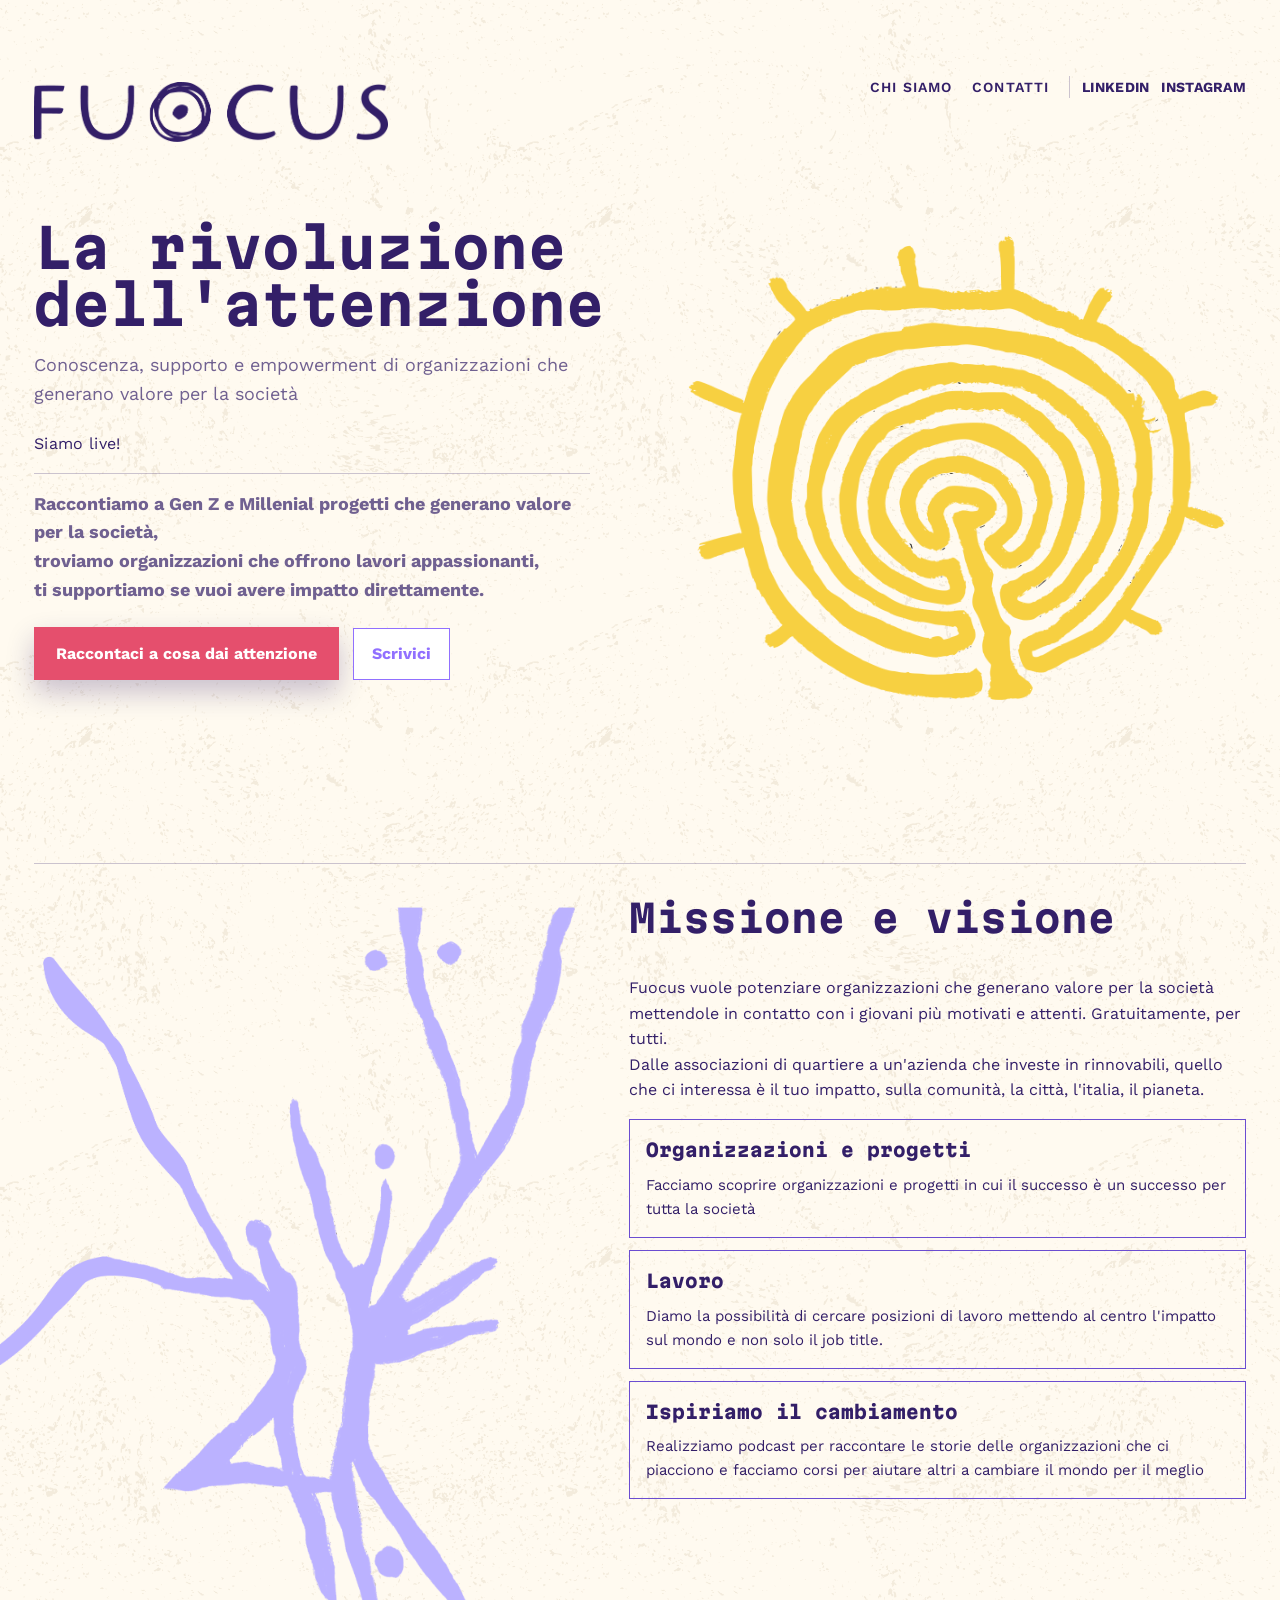
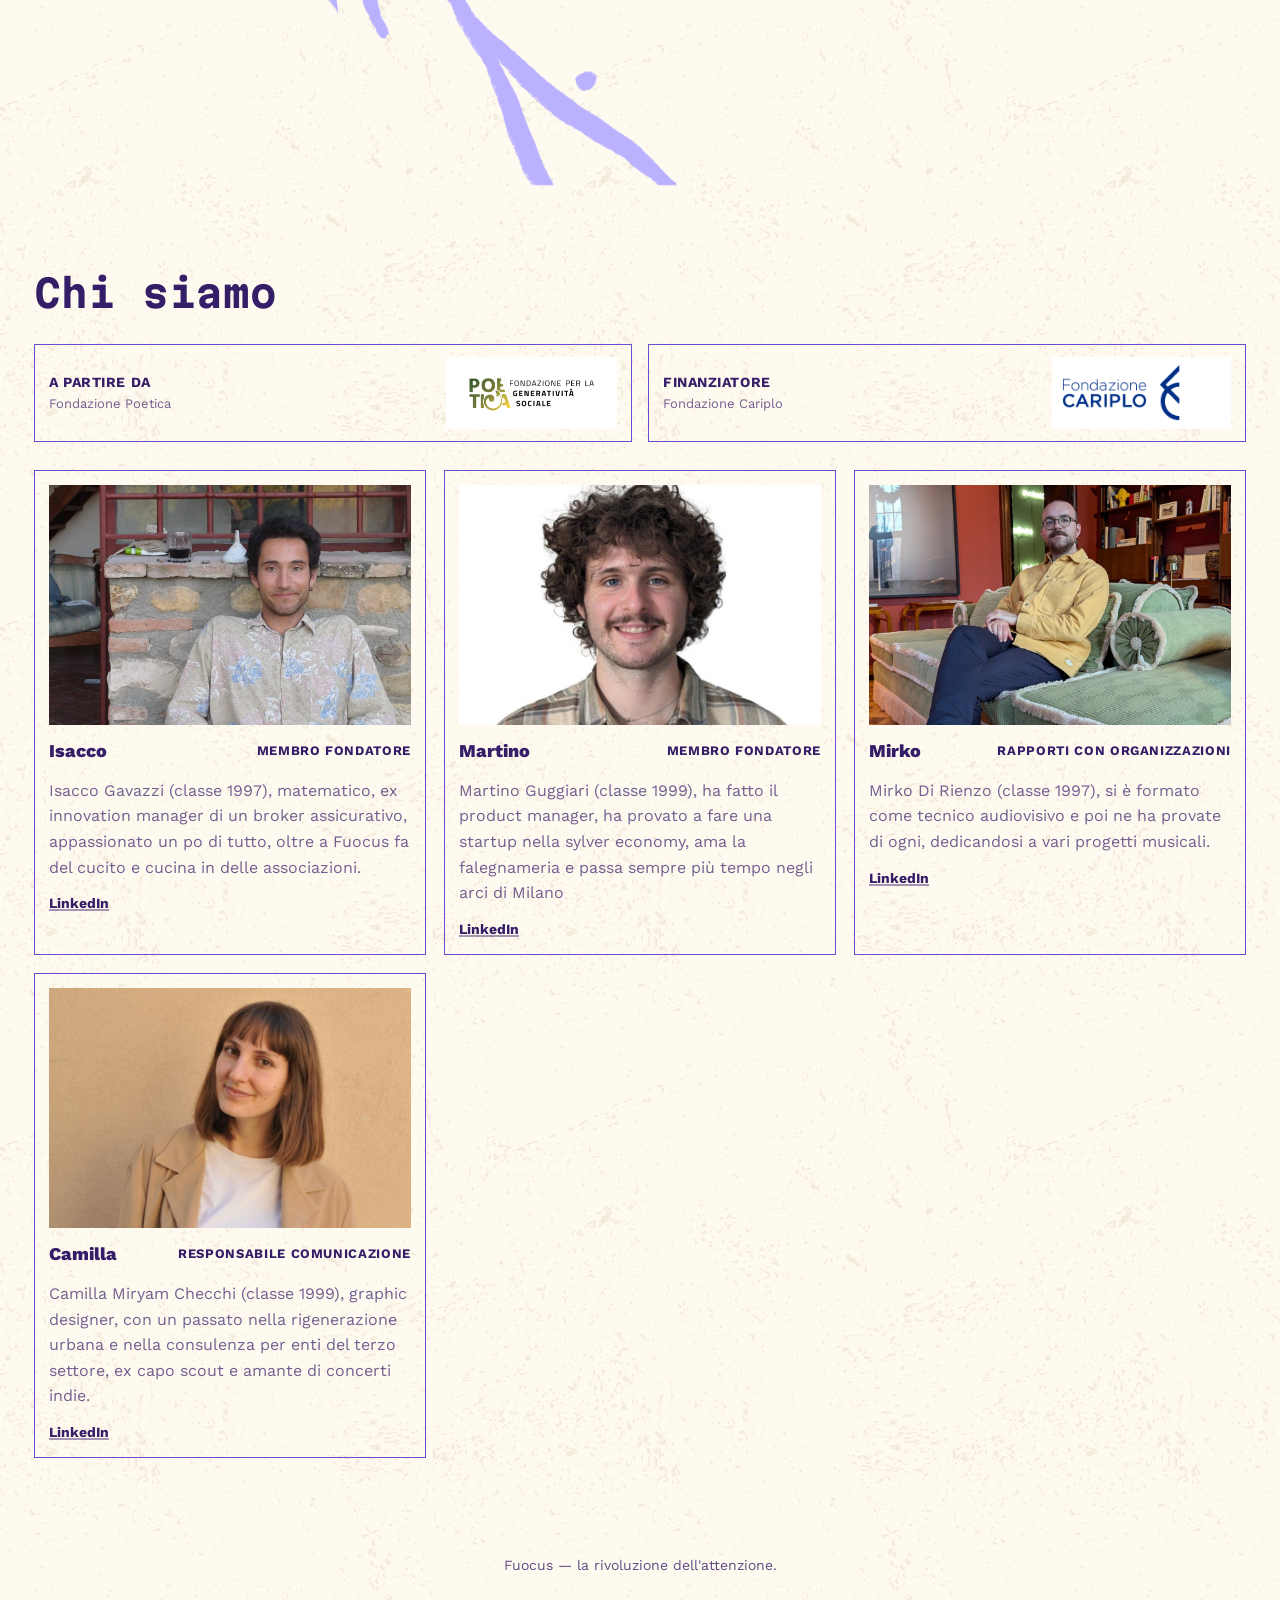
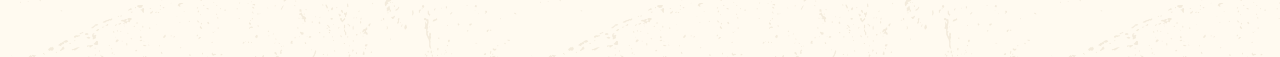
<file: index.html>
<!DOCTYPE html>
<html lang="it">
<head>
  <meta charset="UTF-8">
  <meta name="viewport" content="width=device-width, initial-scale=1.0">
  <title>La rivoluzione dell'attenzione | Fuocus</title>
  <meta name="description" content="La rivoluzione dell'attenzione. Conoscenza, supporto e empowerment di organizzazioni che generano valore per la società.">
  <meta property="og:title" content="La rivoluzione dell'attenzione">
  <meta property="og:site_name" content="Fuocus">
  <meta property="og:description" content="Conoscenza, supporto e empowerment di organizzazioni che generano valore per la società.">
  <meta property="og:type" content="website">
  <meta property="og:url" content="https://fuocus.org/">
  <meta property="og:image" content="https://fuocus.org/immagini%20gloria/3.jpg">
  <meta name="twitter:card" content="summary_large_image">
  <meta name="twitter:title" content="La rivoluzione dell'attenzione">
  <meta name="twitter:description" content="Conoscenza, supporto e empowerment di organizzazioni che generano valore per la società.">
  <meta name="twitter:image" content="https://fuocus.org/immagini%20gloria/3.jpg">
  <link rel="icon" type="image/png" href="iconcina.png">
  <link rel="preconnect" href="https://fonts.googleapis.com">
  <link rel="preconnect" href="https://fonts.gstatic.com" crossorigin>
  <link href="https://fonts.googleapis.com/css2?family=Martian+Mono:wght@600;700&family=Work+Sans:wght@400;600;700;800&display=swap" rel="stylesheet">
  <style>
    :root {
      --bg: #fffaf0; /* sfondo */
      --accent: #331f68; /* colore principale dei testi */
      --accent-soft: #8c7dde; /* lilla */
      --accent-hot: #fd4934; /* arancio fuocus */
      --deep: #7d1c2e; /* bordeaux */
      --ink: #331f68;
      --muted: rgba(51, 31, 104, 0.7);
      --card: rgba(140, 125, 222, 0.08);
      --button-hot: #e54f6d;
      --button-sun: #f4cf43;
    }
    html { scroll-behavior: smooth; height: 100%; }
    * { box-sizing: border-box; }
    body {
      margin: 0;
      background: var(--bg);
      background-image: url("rumore/Bianco.png");
      background-repeat: repeat;
      background-size: 520px;
      color: var(--ink);
      font-family: "Work Sans", system-ui, sans-serif;
      line-height: 1.6;
      min-height: 100%;
      overflow: auto;
    }
    .page {
      max-width: 1260px;
      margin: 0 auto;
      padding: 32px 24px 80px;
      scroll-snap-type: y proximity;
      scroll-padding: 24px;
      height: auto;
      overflow-y: visible;
    }
    a { color: inherit; text-decoration: none; }
    img { max-width: 100%; display: block; }
    header {
      margin-bottom: 0;
      scroll-snap-align: none;
      scroll-snap-stop: normal;
      min-height: auto;
      display: grid;
      grid-template-rows: auto 1fr;
      align-items: center;
    }
    nav {
      display: flex;
      align-items: center;
      justify-content: space-between;
      margin-bottom: 32px;
    }
    .brand {
      display: inline-flex;
      align-items: center;
      gap: 10px;
      margin-top: 50px;
    }
    .brand img {
      height: 60px;
      width: auto;
      display: block;
    }
    .nav-links {
      display: flex;
      gap: 20px;
      font-weight: 600;
      font-size: 14px;
      text-transform: uppercase;
      letter-spacing: 0.08em;
      align-items: center;
    }
    .section-divider {
      border: 0;
      border-top: 1px solid rgba(51, 31, 104, 0.25);
      margin: 0 0 24px;
    }
    .hero {
      display: grid;
      grid-template-columns: minmax(360px, 1fr) minmax(420px, 1.1fr);
      gap: 44px;
      align-items: start;
    }
    .eyebrow {
      display: inline-flex;
      align-items: center;
      gap: 10px;
      padding: 6px 12px;
      border-radius: 999px;
      background: rgba(26, 0, 92, 0.1);
      color: var(--accent);
      font-weight: 700;
      font-size: 13px;
      letter-spacing: 0.08em;
      text-transform: uppercase;
    }
    .eyebrow::before {
      content: "";
      width: 8px;
      height: 8px;
      border-radius: 50%;
      background: var(--accent);
    }
    h1 {
      font-family: "Martian Mono", "Work Sans", monospace;
      font-size: clamp(36px, 5vw, 54px);
      line-height: 1.05;
      margin: 46px 0 14px;
      color: var(--accent);
    }
    .lede {
      font-size: 18px;
      color: var(--muted);
      max-width: 620px;
      margin-bottom: 22px;
    }
    .cta {
      display: flex;
      flex-wrap: wrap;
      align-items: center;
      gap: 14px;
      margin-bottom: 26px;
    }
    .social-links {
      display: flex;
      flex-wrap: wrap;
      align-items: center;
      gap: 10px;
      margin-top: 0;
    }
    .nav-links .social-links {
      gap: 12px;
      margin-top: 0;
      padding-left: 12px;
      border-left: 1px solid rgba(51, 31, 104, 0.25);
    }
    .social-link {
      display: inline-flex;
      align-items: center;
      gap: 6px;
      padding: 0;
      border-radius: 0;
      background: transparent;
      color: var(--accent);
      font-weight: 700;
      letter-spacing: 0.02em;
      border: none;
      box-shadow: none;
      transition: color 150ms ease;
    }
    .social-link:hover { color: #9170ff; }
    .button {
      background: var(--button-hot);
      color: #ffffff;
      padding: 14px 22px;
      border-radius: 0;
      font-weight: 700;
      box-shadow: 0 12px 28px rgba(26, 0, 92, 0.24);
      transition: transform 150ms ease, box-shadow 150ms ease;
    }
    .button:hover { transform: translateY(-2px); box-shadow: 0 16px 32px rgba(125, 28, 46, 0.28); }
    .ghost {
      padding: 12px 18px;
      border-radius: 0;
      border: 1px solid #9170ff;
      font-weight: 700;
      color: #9170ff;
      background: #ffffff;
      backdrop-filter: blur(4px);
    }
    .hero-visual {
      position: relative;
      isolate: isolate;
      justify-self: end;
      width: 100%;
    }
    .pattern-splash {
      position: absolute;
      inset: -10% -6% 18% -12%;
      background: url("pattern%20multimano/Pattern%20-%20con%20sfondo-03.jpg") center/cover no-repeat;
      filter: saturate(1.08);
      opacity: 0.36;
      border-radius: 34px;
      z-index: -1;
      box-shadow: 0 18px 50px rgba(26, 0, 92, 0.24);
    }
    .hero-visual img {
      width: 105%;
      max-width: 720px;
      border-radius: 0;
      box-shadow: none;
      object-fit: contain;
      min-height: 560px;
      background: transparent;
      margin-right: -8px;
    }
    .logos {
      display: flex;
      align-items: center;
      gap: 14px;
      flex-wrap: wrap;
    }
    .logos img {
      height: 42px;
      width: auto;
      object-fit: contain;
    }
    .section {
      margin: 0;
      padding: 32px 0 48px;
      scroll-snap-align: none;
      scroll-snap-stop: normal;
      min-height: auto;
      display: flex;
      flex-direction: column;
      justify-content: flex-start;
    }
    #chi-siamo {
      scroll-snap-align: none;
      scroll-snap-stop: normal;
      min-height: auto;
      padding-top: 12px;
    }
    #missione {
      margin-top: 0;
      padding-top: 0;
      justify-content: flex-start;
      background: transparent;
      color: inherit;
      scroll-snap-align: start;
      scroll-snap-stop: always;
    }
    .mission-layout {
      display: grid;
      grid-template-columns: minmax(320px, 0.95fr) minmax(380px, 1.05fr);
      gap: 36px;
      align-items: stretch;
    }
    .mission-figure {
      display: flex;
      align-items: flex-start;
    }
    .mission-figure img {
      width: 180%;
      max-width: none;
      min-height: 540px;
      height: 100%;
      object-fit: cover;
      display: block;
      transform: translateX(-30%);
      overflow: visible;
    }
    .mission-copy {
      display: flex;
      flex-direction: column;
      gap: 16px;
      color: inherit;
      padding: 0;
      border-radius: 0;
      background: transparent;
      box-shadow: none;
    }
    .section h2 {
      font-family: "Martian Mono", "Work Sans", monospace;
      font-size: clamp(28px, 3vw, 38px);
      margin: 0 0 10px;
      color: var(--accent);
    }
    .section p {
      margin: 0;
      color: var(--muted);
      max-width: 720px;
    }
    #missione .section h2,
    #missione h2,
    #missione p { color: inherit; }
    .mission-cards {
      display: flex;
      flex-direction: column;
      gap: 12px;
    }
    .panel-violet {
      background: transparent;
      border: none;
      border-radius: 0;
      padding: 0;
      box-shadow: none;
    }
    .pill-group {
      display: flex;
      flex-wrap: wrap;
      gap: 10px;
      margin-top: 16px;
    }
    .pill {
      padding: 8px 14px;
      background: rgba(140, 125, 222, 0.16);
      border-radius: 999px;
      font-weight: 700;
      color: var(--accent);
      font-size: 13px;
    }
    .people {
      display: grid;
      grid-template-columns: repeat(auto-fit, minmax(320px, 1fr));
      gap: 18px;
      margin-top: 28px;
    }
    .person {
      display: flex;
      flex-direction: column;
      gap: 12px;
      padding: 14px;
      border-radius: 0;
      background: transparent;
      border: 1px solid #6b4dd1;
      box-shadow: none;
      transition: transform 160ms ease, box-shadow 160ms ease;
    }
    .person:hover { transform: translateY(-4px); box-shadow: 0 18px 40px rgba(51, 31, 104, 0.12); }
    .person img {
      width: 100%;
      height: 240px;
      border-radius: 0;
      object-fit: cover;
      background: rgba(140, 125, 222, 0.3);
    }
    .person .meta { display: flex; align-items: center; justify-content: space-between; }
    .person .name {
      font-weight: 800;
      font-size: 18px;
      color: var(--ink);
    }
    .person .role {
      font-size: 13px;
      color: var(--accent);
      font-weight: 700;
      letter-spacing: 0.05em;
      text-transform: uppercase;
    }
    .contact-links {
      display: flex;
      flex-wrap: wrap;
      align-items: center;
      gap: 10px;
      font-size: 14px;
      font-weight: 700;
      color: var(--accent);
    }
    .contact-links a {
      color: var(--accent);
      text-decoration: underline;
      text-decoration-color: rgba(26, 0, 92, 0.4);
      text-decoration-thickness: 1.5px;
    }
    .contact-separator {
      opacity: 0.6;
      color: var(--muted);
    }
    .grid {
      display: grid;
      grid-template-columns: repeat(auto-fit, minmax(240px, 1fr));
      gap: 16px;
      margin-top: 24px;
    }
    .card {
      padding: 16px;
      background: transparent;
      border: 1px solid #6b4dd1;
      border-radius: 0;
      box-shadow: none;
    }
    .card h3 {
      margin: 0 0 8px;
      font-size: 18px;
      font-weight: 800;
      color: var(--accent);
      font-family: "Martian Mono", "Work Sans", monospace;
    }
    .card p {
      margin: 0;
      color: var(--muted);
      font-size: 15px;
    }
    .partners {
      display: flex;
      gap: 18px;
      align-items: center;
      flex-wrap: wrap;
      margin-top: 16px;
    }
    .partners img {
      height: 48px;
      width: auto;
      object-fit: contain;
      padding: 10px 12px;
      background: #ffffff;
      border-radius: 12px;
      box-shadow: 0 10px 24px rgba(253, 73, 52, 0.16);
    }
    .cta-banner {
      position: relative;
      overflow: hidden;
      border-radius: 20px;
      padding: 28px;
      background: transparent;
      color: var(--accent);
      box-shadow: none;
    }
    .cta-banner::after {
      content: "";
      position: absolute;
      inset: -10% -10% -10% -10%;
      background: url("pattern%20multimano/pattern%20lilla%20mani.png") center/cover no-repeat;
      opacity: 0.92;
      z-index: 0;
    }
    .cta-content { position: relative; z-index: 1; }
    .cta-content h3 {
      margin: 0 0 10px;
      font-family: "Martian Mono", "Work Sans", monospace;
      font-size: 26px;
    }
    .cta-actions { display: flex; gap: 12px; flex-wrap: wrap; margin-top: 12px; }
    .cta-actions .button { box-shadow: 0 6px 14px rgba(26, 0, 92, 0.18); }
    .cta-actions .ghost { color: var(--accent); border-color: rgba(255, 212, 0, 0.7); }
    .countdown {
      display: inline-flex;
      align-items: baseline;
      gap: 12px;
      padding: 0;
      border-radius: 0;
      background: none;
      color: var(--accent);
      font-weight: 400;
      letter-spacing: 0.02em;
      margin-bottom: 0;
    }
    .countdown .segments {
      display: inline-flex;
      align-items: baseline;
      gap: 12px;
      font-family: "Work Sans", "Martian Mono", monospace;
    }
    .countdown .segment {
      display: inline-flex;
      align-items: baseline;
      gap: 6px;
      min-width: auto;
      padding: 0;
      background: none;
      border-radius: 0;
    }
    .countdown .num {
      font-size: 20px;
      font-variant-numeric: tabular-nums;
      letter-spacing: 0.04em;
      color: var(--accent);
      font-weight: 600;
    }
    .countdown .label {
      font-size: 11px;
      text-transform: uppercase;
      color: var(--muted);
      letter-spacing: 0.06em;
    }
    .countdown .note {
      font-size: 12px;
      text-transform: uppercase;
      letter-spacing: 0.08em;
      color: var(--accent);
    }
    .timer-row {
      display: flex;
      align-items: center;
      gap: 12px;
      flex-wrap: wrap;
      margin-bottom: 14px;
    }
    footer {
      margin-top: 48px;
      color: rgba(51, 31, 104, 0.8);
      font-size: 14px;
      text-align: center;
    }
    .supporters {
      display: grid;
      grid-template-columns: repeat(auto-fit, minmax(240px, 1fr));
      gap: 16px;
      margin-top: 20px;
    }
    .supporter-card {
      display: flex;
      align-items: center;
      justify-content: space-between;
      gap: 12px;
      padding: 12px 14px;
      border-radius: 0;
      background: transparent;
      border: 1px solid #6b4dd1;
      box-shadow: none;
    }
    .supporter-card strong {
      color: var(--accent);
      font-size: 14px;
      letter-spacing: 0.04em;
      text-transform: uppercase;
      display: block;
    }
    .supporter-card .supporter-note {
      color: var(--muted);
      font-size: 13px;
    }
    .supporter-card img {
      height: 72px;
      width: auto;
      object-fit: contain;
      background: #ffffff;
      padding: 8px 10px;
      border-radius: 0;
    }
    @media (min-width: 980px) {
      .people {
        grid-template-columns: repeat(3, minmax(0, 1fr));
      }
    }
    @media (max-width: 640px) {
      .nav-links { display: none; }
      .page { padding: 24px 18px 64px; }
      .hero {
        gap: 22px;
        grid-template-columns: 1fr;
      }
      .person img { height: 200px; }
    }
    @media (max-width: 900px) {
      .section-shell,
      .section-shell.reverse {
        grid-template-columns: 1fr;
      }
      .disegno-slot {
        min-height: 200px;
      }
      .hero-visual img {
        width: 100%;
        margin-right: 0;
        min-height: 360px;
        max-width: none;
      }
      .mission-layout {
        grid-template-columns: 1fr;
      }
      .mission-figure {
        transform: none;
        align-items: stretch;
      }
      .mission-figure img {
        max-width: 100%;
        width: 100%;
        transform: none;
        height: auto;
        min-height: 300px;
        object-fit: cover;
      }
      body {
        overflow: auto;
      }
      .page {
        height: auto;
        min-height: auto;
        overflow-y: visible;
        scroll-snap-type: none;
      }
      header, .section {
        min-height: auto;
        scroll-snap-align: none;
        scroll-snap-stop: normal;
      }
      .hero {
        grid-template-columns: 1fr;
      }
      .hero-visual { order: 2; }
      .mission-layout {
        display: flex;
        flex-direction: column;
        gap: 24px;
      }
      .mission-copy { order: 1; }
      .mission-figure { order: 2; }
    }
  </style>
  <script type="text/javascript">
    (function(c,l,a,r,i,t,y){
        c[a]=c[a]||function(){(c[a].q=c[a].q||[]).push(arguments)};
        t=l.createElement(r);t.async=1;t.src="https://www.clarity.ms/tag/"+i;
        y=l.getElementsByTagName(r)[0];y.parentNode.insertBefore(t,y);
    })(window, document, "clarity", "script", "ulxhii54ir");
  </script>
</head>
<body>
  <div class="page">
    <header>
      <nav>
        <div class="brand">
          <img src="logo_blu.png" alt="Fuocus">
        </div>
        <div class="nav-links">
          <a href="#chi-siamo">Chi siamo</a>
          <a href="mailto:isacco.gavazzi@fondazionepoetica.it">Contatti</a>
          <div class="social-links" aria-label="Canali social di Fuocus">
            <a class="social-link" href="https://www.linkedin.com/company/fuocus/" target="_blank" rel="noopener">LinkedIn</a>
            <a class="social-link" href="https://www.instagram.com/fuocus_it/" target="_blank" rel="noopener">Instagram</a>
          </div>
        </div>
      </nav>
      <div class="hero">
        <div>
          <h1>La rivoluzione dell'attenzione</h1>
          <p class="lede">Conoscenza, supporto e empowerment di 
            organizzazioni che generano valore per la società</p>
          <div class="timer-row">
            <div class="countdown" id="countdown">
              <div class="segments">
                <div class="segment">
                  <div class="num" data-unit="days">00</div>
                  <div class="label">Giorni</div>
                </div>
                <div class="segment">
                  <div class="num" data-unit="hours">00</div>
                  <div class="label">Ore</div>
                </div>
                <div class="segment">
                  <div class="num" data-unit="minutes">00</div>
                  <div class="label">Min</div>
                </div>
                <div class="segment">
                  <div class="num" data-unit="seconds">00</div>
                  <div class="label">Sec</div>
                </div>
              </div>
              <div class="note">al lancio della piattaforma</div>
            </div>
          </div>
          <hr class="section-divider" style="margin: 16px 0;">
          <p class="lede" style="margin-top: 0; max-width: 640px; font-weight: bold;">Raccontiamo a Gen Z e Millenial progetti che generano valore per la società, <br/>
            troviamo organizzazioni che offrono lavori appassionanti,  <br/> ti supportiamo se vuoi avere impatto direttamente.</p>
          <div class="cta">
            <a class="button" href="https://calendar.google.com/calendar/u/0/appointments/schedules/AcZssZ0LUzBNAYDaBHtM6-wJOAW2VT4YLs9S_1CBDPI8OY7zZT3i1Tei1dMWL9LcNcJRXcNPVSbeEJwj" target="_blank" rel="noopener">Raccontaci a cosa dai attenzione</a>
            <a class="ghost" href="mailto:isacco.gavazzi@fondazionepoetica.it">Scrivici</a>
          </div>
        </div>
        <div class="hero-visual">
          <img src="disegni/labirinto.png" alt="Illustrazione labirinto">
        </div>
      </div>
    </header>
    <hr class="section-divider">
    <section class="section" id="missione">
      <div class="mission-layout">
        <figure class="mission-figure">
          <img src="disegni/uomini.png" alt="Illustrazione persone">
        </figure>
        <div class="mission-copy">
          <h2>Missione e visione</h2>
          <p>Fuocus vuole potenziare organizzazioni che generano valore per la società mettendole in contatto con i giovani più motivati e attenti. Gratuitamente, per tutti. <br>
            Dalle associazioni di quartiere a un'azienda che investe in rinnovabili, quello che ci interessa è il tuo impatto, sulla comunità, la città, l'italia, il pianeta.
            <br>

          </p>
          <div class="mission-cards">
            <div class="card">
              <h3>Organizzazioni e progetti</h3>
              <p>Facciamo scoprire organizzazioni e progetti in cui il successo è un successo per tutta la società</p>
            </div>
            <div class="card">
              <h3>Lavoro</h3>
              <p>Diamo la possibilità di cercare posizioni di lavoro mettendo al centro l'impatto sul mondo e non solo il job title.</p>
            </div>
            <div class="card">
              <h3>Ispiriamo il cambiamento</h3>
              <p>Realizziamo podcast per raccontare le storie delle organizzazioni che ci piacciono e facciamo corsi per aiutare altri a cambiare il mondo per il meglio</p>
            </div>
          </div>
        </div>
      </div>
    </section>
    <section id="chi-siamo" class="section">
      <div class="panel-violet">
        <h2>Chi siamo</h2>
        <div class="supporters">
          <div class="supporter-card">
            <div>
              <strong>A partire da</strong>
              <div class="supporter-note">Fondazione Poetica</div>
            </div>
            <a href="https://fondazionepoetica.it" target="_blank" rel="noopener">
              <img src="immagini/poetica.png" alt="Fondazione Poetica">
            </a>
          </div>
          <div class="supporter-card">
            <div>
              <strong>Finanziatore</strong>
              <div class="supporter-note">Fondazione Cariplo</div>
            </div>
            <a href="https://www.fondazionecariplo.it" target="_blank" rel="noopener">
              <img src="immagini/cariplo.png" alt="Fondazione Cariplo">
            </a>
          </div>
        </div>
        <div class="people">
          <div class="person">
            <img src="immagini/isacco.png" alt="Isacco" style="object-position: top;">
            <div class="meta">
              <div class="name">Isacco</div>
              <div class="role">Membro Fondatore</div>
            </div>
            <p>Isacco Gavazzi (classe 1997), matematico, ex innovation manager di un broker assicurativo, appassionato un po di tutto, oltre a Fuocus fa del cucito e cucina in delle associazioni. 
            </p>
            <div class="contact-links">
              <a href="https://www.linkedin.com/in/whatisacco/" target="_blank" rel="noopener">LinkedIn</a>
            </div>
          </div>
          <div class="person">
            <img src="immagini/martino.jpeg" alt="Martino" style="object-position: center;">
            <div class="meta">
              <div class="name">Martino</div>
              <div class="role">Membro Fondatore</div>
            </div>
            <p>Martino Guggiari (classe 1999), ha fatto il product manager, ha provato a fare una startup nella sylver economy, ama la falegnameria e passa sempre più tempo negli arci di Milano</p>
            <div class="contact-links">
              <a href="https://www.linkedin.com/in/martinoguggiari/" target="_blank" rel="noopener">LinkedIn</a>
            </div>
          </div>
          
          <div class="person">
            <img src="immagini/MIRKO.png" alt="Mirko Di Rienzo" style="object-position: center;">
            <div class="meta">
              <div class="name">Mirko</div>
              <div class="role">Rapporti con organizzazioni</div>
            </div>
            <p>Mirko Di Rienzo (classe 1997), si è formato come tecnico audiovisivo e poi ne ha provate di ogni, dedicandosi a vari progetti musicali.</p>
            <div class="contact-links">
              <a href="https://www.linkedin.com/in/mirko-di-rienzo-466712399" target="_blank" rel="noopener">LinkedIn</a>
            </div>
          </div>
          <div class="person">
            <img src="immagini/camilla.png" alt="Camilla Miryam Checchi" style="object-position: center;">
            <div class="meta">
              <div class="name">Camilla</div>
              <div class="role">Responsabile comunicazione</div>
            </div>
            <p>Camilla Miryam Checchi (classe 1999), graphic designer, con un passato nella rigenerazione urbana e nella consulenza per enti del terzo settore, ex capo scout e amante di concerti indie.</p>
            <div class="contact-links">
              <a href="https://www.linkedin.com/in/camillachecchi/" target="_blank" rel="noopener">LinkedIn</a>
            </div>
          </div>
        </div>
      </div>
    </section>
    
    <footer>
      Fuocus &mdash; la rivoluzione dell'attenzione.
    </footer>
  </div>
  <script>
    (function() {
      const container = document.querySelector(".page");
      if (!container) return;
      const targets = Array.from(container.querySelectorAll("header, .section"));
      let snapTimer = null;
      const positionFor = (el) => {
        const cRect = container.getBoundingClientRect();
        const eRect = el.getBoundingClientRect();
        return (eRect.top - cRect.top) + container.scrollTop;
      };
      const snapToNearest = () => {
        const current = container.scrollTop;
        let nearest = targets[0];
        let dist = Math.abs(positionFor(nearest) - current);
        for (const el of targets) {
          const d = Math.abs(positionFor(el) - current);
          if (d < dist) {
            nearest = el;
            dist = d;
          }
        }
        container.scrollTo({ top: positionFor(nearest), behavior: "smooth" });
      };
      container.addEventListener("scroll", () => {
        if (snapTimer) clearTimeout(snapTimer);
        snapTimer = setTimeout(snapToNearest, 120);
      });
    })();
  </script>
  <script>
    (function() {
      const el = document.getElementById("countdown");
      if (!el) return;
      const target = new Date(2026, 2, 10, 0, 0, 0).getTime(); // 10/03/2026
      const segments = {
        days: el.querySelector('[data-unit="days"]'),
        hours: el.querySelector('[data-unit="hours"]'),
        minutes: el.querySelector('[data-unit="minutes"]'),
        seconds: el.querySelector('[data-unit="seconds"]'),
      };
      const pad = (n) => String(n).padStart(2, "0");
      const tick = () => {
        const now = Date.now();
        const diff = target - now;
        if (diff <= 0) {
          if (segments.days) el.textContent = "Siamo live!";
          return;
        }
        const days = Math.floor(diff / (1000 * 60 * 60 * 24));
        const hours = Math.floor((diff / (1000 * 60 * 60)) % 24);
        const minutes = Math.floor((diff / (1000 * 60)) % 60);
        const seconds = Math.floor((diff / 1000) % 60);
        if (segments.days) segments.days.textContent = pad(days);
        if (segments.hours) segments.hours.textContent = pad(hours);
        if (segments.minutes) segments.minutes.textContent = pad(minutes);
        if (segments.seconds) segments.seconds.textContent = pad(seconds);
        requestAnimationFrame(() => setTimeout(tick, 1000));
      };
      tick();
    })();
  </script>
</body>
</html>
</file>
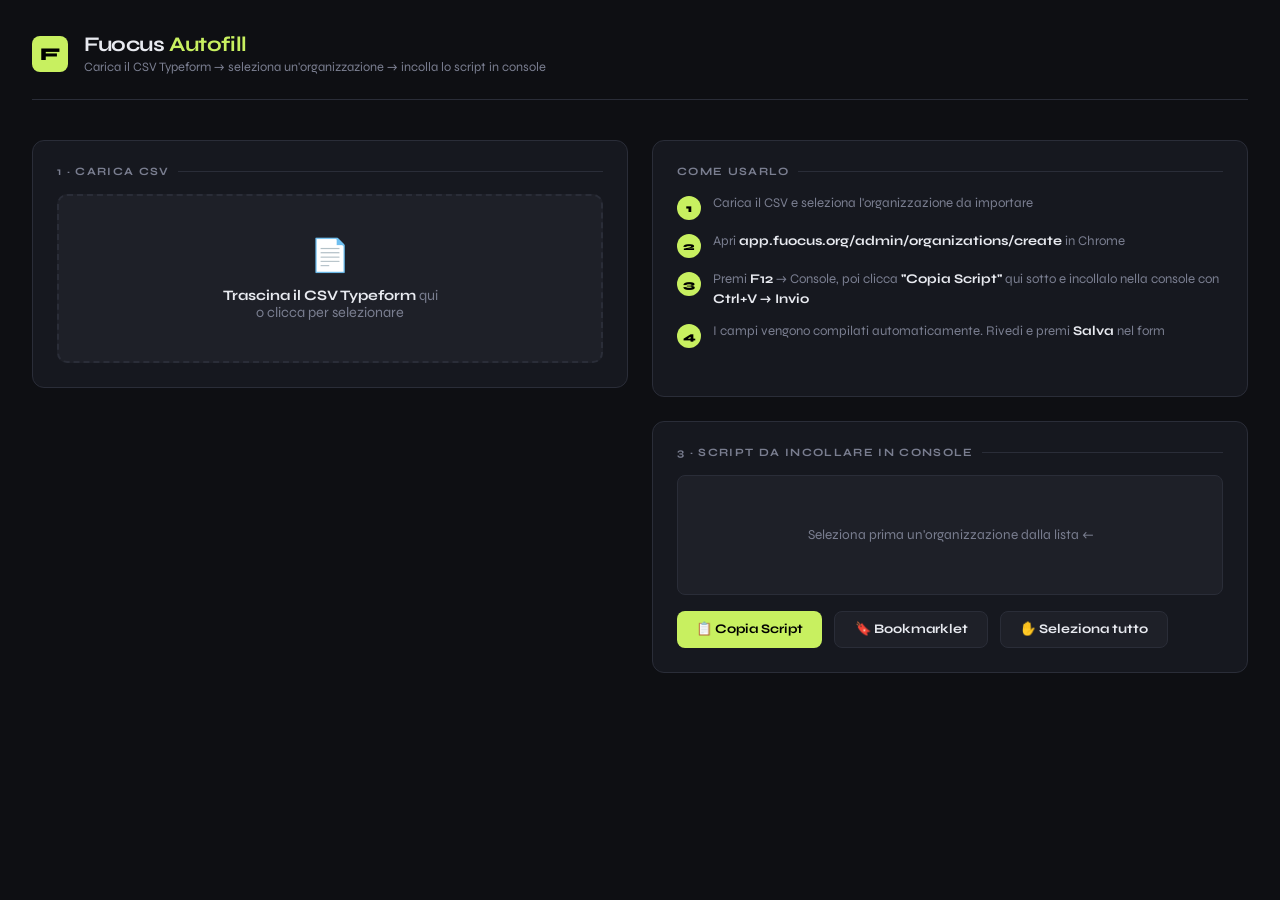
<file: caricamento org da csv.html>
<!DOCTYPE html>
<html lang="it">
<head>
<meta charset="UTF-8">
<meta name="viewport" content="width=device-width, initial-scale=1.0">
<title>Fuocus — Autofill Admin</title>
<style>
  @import url('https://fonts.googleapis.com/css2?family=Syne:wght@400;600;700;800&family=JetBrains+Mono:wght@400;500&display=swap');

  :root {
    --bg: #0e0f13;
    --surface: #16181f;
    --surface2: #1e2028;
    --border: #2a2d38;
    --accent: #c8f060;
    --accent2: #5ef0b0;
    --text: #e8eaf0;
    --muted: #7a7e90;
    --danger: #f05e6a;
  }

  * { box-sizing: border-box; margin: 0; padding: 0; }

  body {
    background: var(--bg);
    color: var(--text);
    font-family: 'Syne', sans-serif;
    min-height: 100vh;
    padding: 2rem;
  }

  header {
    display: flex;
    align-items: center;
    gap: 1rem;
    margin-bottom: 2.5rem;
    border-bottom: 1px solid var(--border);
    padding-bottom: 1.5rem;
  }

  .logo {
    width: 36px; height: 36px;
    background: var(--accent);
    border-radius: 8px;
    display: grid; place-items: center;
    font-size: 18px;
    color: #000;
    font-weight: 800;
  }

  h1 { font-size: 1.3rem; font-weight: 700; letter-spacing: -0.02em; }
  h1 span { color: var(--accent); }

  .subtitle { color: var(--muted); font-size: 0.8rem; margin-top: 2px; }

  .layout { display: grid; grid-template-columns: 1fr 1fr; gap: 1.5rem; }
  @media (max-width: 900px) { .layout { grid-template-columns: 1fr; } }

  .panel {
    background: var(--surface);
    border: 1px solid var(--border);
    border-radius: 12px;
    padding: 1.5rem;
  }

  .panel-title {
    font-size: 0.7rem;
    font-weight: 700;
    text-transform: uppercase;
    letter-spacing: 0.12em;
    color: var(--muted);
    margin-bottom: 1rem;
    display: flex;
    align-items: center;
    gap: 0.5rem;
  }

  .panel-title::after {
    content: '';
    flex: 1;
    height: 1px;
    background: var(--border);
  }

  .drop-zone {
    border: 2px dashed var(--border);
    border-radius: 10px;
    padding: 2.5rem 1.5rem;
    text-align: center;
    cursor: pointer;
    transition: all 0.2s;
    background: var(--surface2);
  }

  .drop-zone:hover, .drop-zone.drag-over {
    border-color: var(--accent);
    background: rgba(200, 240, 96, 0.04);
  }

  .drop-icon { font-size: 2rem; margin-bottom: 0.75rem; }
  .drop-label { font-size: 0.9rem; color: var(--muted); }
  .drop-label strong { color: var(--text); }

  #fileInput { display: none; }

  .org-list { display: flex; flex-direction: column; gap: 0.5rem; max-height: 400px; overflow-y: auto; }

  .org-item {
    background: var(--surface2);
    border: 1px solid var(--border);
    border-radius: 8px;
    padding: 0.75rem 1rem;
    cursor: pointer;
    transition: all 0.15s;
    position: relative;
  }

  .org-item:hover { border-color: var(--accent); background: rgba(200,240,96,0.04); }
  .org-item.selected { border-color: var(--accent); background: rgba(200,240,96,0.07); }

  .org-item .org-name { font-weight: 600; font-size: 0.9rem; }
  .org-item .org-meta { font-size: 0.75rem; color: var(--muted); margin-top: 2px; }

  .org-item .badge {
    position: absolute; right: 0.75rem; top: 50%;
    transform: translateY(-50%);
    background: var(--accent); color: #000;
    font-size: 0.6rem; font-weight: 800;
    padding: 2px 6px; border-radius: 99px;
    text-transform: uppercase; letter-spacing: 0.08em;
  }

  .script-box {
    background: var(--surface2);
    border: 1px solid var(--border);
    border-radius: 8px;
    padding: 1rem;
    font-family: 'JetBrains Mono', monospace;
    font-size: 0.72rem;
    color: #a0ffa0;
    max-height: 280px;
    overflow-y: auto;
    white-space: pre-wrap;
    word-break: break-all;
    line-height: 1.6;
  }

  .script-box.empty { color: var(--muted); font-family: 'Syne', sans-serif; font-size: 0.85rem; text-align: center; padding: 3rem 1rem; }

  .btn {
    display: inline-flex; align-items: center; gap: 0.4rem;
    padding: 0.6rem 1.2rem;
    border-radius: 8px;
    font-family: 'Syne', sans-serif;
    font-weight: 700;
    font-size: 0.82rem;
    cursor: pointer;
    border: none;
    transition: all 0.15s;
  }

  .btn-primary { background: var(--accent); color: #000; }
  .btn-primary:hover { background: #d8ff70; transform: translateY(-1px); }
  .btn-secondary { background: var(--surface2); color: var(--text); border: 1px solid var(--border); }
  .btn-secondary:hover { border-color: var(--accent2); color: var(--accent2); }

  .actions { display: flex; gap: 0.75rem; margin-top: 1rem; flex-wrap: wrap; }

  .mapping-table { width: 100%; border-collapse: collapse; font-size: 0.78rem; }
  .mapping-table th {
    text-align: left; color: var(--muted);
    padding: 0.4rem 0.5rem;
    border-bottom: 1px solid var(--border);
    font-weight: 600; font-size: 0.7rem; text-transform: uppercase;
  }
  .mapping-table td {
    padding: 0.45rem 0.5rem;
    border-bottom: 1px solid rgba(42,45,56,0.5);
    vertical-align: top;
  }
  .mapping-table tr:last-child td { border: none; }
  .field-name { color: var(--accent2); font-family: 'JetBrains Mono', monospace; }
  .field-val { color: var(--text); max-width: 220px; overflow: hidden; text-overflow: ellipsis; white-space: nowrap; }
  .field-val.empty { color: var(--muted); font-style: italic; }
  .mapping-wrap { max-height: 340px; overflow-y: auto; }

  .steps {
    display: flex; flex-direction: column; gap: 0.75rem;
    margin-bottom: 1.5rem;
  }
  .step {
    display: flex; gap: 0.75rem; align-items: flex-start;
  }
  .step-num {
    width: 24px; height: 24px; border-radius: 50%;
    background: var(--accent); color: #000;
    font-weight: 800; font-size: 0.72rem;
    display: grid; place-items: center; flex-shrink: 0;
    margin-top: 2px;
  }
  .step-text { font-size: 0.83rem; color: var(--muted); line-height: 1.5; }
  .step-text strong { color: var(--text); }

  .toast {
    position: fixed; bottom: 1.5rem; right: 1.5rem;
    background: var(--accent); color: #000;
    padding: 0.7rem 1.2rem;
    border-radius: 8px;
    font-weight: 700; font-size: 0.82rem;
    opacity: 0; transform: translateY(10px);
    transition: all 0.3s;
    pointer-events: none;
    z-index: 999;
  }
  .toast.show { opacity: 1; transform: translateY(0); }

  ::-webkit-scrollbar { width: 6px; height: 6px; }
  ::-webkit-scrollbar-track { background: transparent; }
  ::-webkit-scrollbar-thumb { background: var(--border); border-radius: 3px; }
</style>
</head>
<body>

<header>
  <div class="logo">F</div>
  <div>
    <h1>Fuocus <span>Autofill</span></h1>
    <div class="subtitle">Carica il CSV Typeform → seleziona un'organizzazione → incolla lo script in console</div>
  </div>
</header>

<div class="layout">
  <!-- LEFT: Upload + Org list -->
  <div style="display:flex;flex-direction:column;gap:1.5rem;">
    <div class="panel">
      <div class="panel-title">1 · Carica CSV</div>
      <div class="drop-zone" id="dropZone" onclick="document.getElementById('fileInput').click()">
        <div class="drop-icon">📄</div>
        <div class="drop-label"><strong>Trascina il CSV Typeform</strong> qui<br>o clicca per selezionare</div>
      </div>
      <input type="file" id="fileInput" accept=".csv">
    </div>

    <div class="panel" id="orgPanel" style="display:none">
      <div class="panel-title">2 · Seleziona organizzazione</div>
      <div class="org-list" id="orgList"></div>
    </div>
  </div>

  <!-- RIGHT: Preview + Script -->
  <div style="display:flex;flex-direction:column;gap:1.5rem;">
    <div class="panel">
      <div class="panel-title">Come usarlo</div>
      <div class="steps">
        <div class="step"><div class="step-num">1</div><div class="step-text">Carica il CSV e seleziona l'organizzazione da importare</div></div>
        <div class="step"><div class="step-num">2</div><div class="step-text">Apri <strong>app.fuocus.org/admin/organizations/create</strong> in Chrome</div></div>
        <div class="step"><div class="step-num">3</div><div class="step-text">Premi <strong>F12</strong> → Console, poi clicca <strong>"Copia Script"</strong> qui sotto e incollalo nella console con <strong>Ctrl+V → Invio</strong></div></div>
        <div class="step"><div class="step-num">4</div><div class="step-text">I campi vengono compilati automaticamente. Rivedi e premi <strong>Salva</strong> nel form</div></div>
      </div>
    </div>

    <div class="panel" id="mappingPanel" style="display:none">
      <div class="panel-title">Anteprima mappatura</div>
      <div class="mapping-wrap">
        <table class="mapping-table" id="mappingTable">
          <thead><tr><th>Campo Admin</th><th>Valore</th></tr></thead>
          <tbody id="mappingBody"></tbody>
        </table>
      </div>
    </div>

    <div class="panel">
      <div class="panel-title">3 · Script da incollare in Console</div>
      <div class="script-box" id="scriptBox" style="color:var(--muted);font-family:'Syne',sans-serif;font-size:0.85rem;text-align:center;padding:3rem 1rem;">Seleziona prima un'organizzazione dalla lista ←</div>
      <div class="actions">
        <button class="btn btn-primary" onclick="copyScript()">📋 Copia Script</button>
        <button class="btn btn-secondary" onclick="copyBookmarklet()">🔖 Bookmarklet</button>
        <button class="btn btn-secondary" onclick="selectAll()">✋ Seleziona tutto</button>
      </div>
      <div id="manualCopyHint" style="display:none;margin-top:0.75rem;">
        <textarea id="scriptTextarea" readonly
          style="width:100%;height:100px;background:#0e0f13;color:#a0ffa0;border:1px solid #2a2d38;border-radius:8px;padding:0.75rem;font-family:monospace;font-size:0.7rem;resize:vertical;"
          onclick="this.select()"></textarea>
        <div style="font-size:0.72rem;color:#7a7e90;margin-top:0.3rem;">↑ Clicca e premi <strong style="color:#e8eaf0">Ctrl+A</strong> → <strong style="color:#e8eaf0">Ctrl+C</strong></div>
      </div>
    </div>
  </div>
</div>

<div class="toast" id="toast"></div>

<script>
// ─── CSV Parser ────────────────────────────────────────────────────────────────
function parseCSV(text) {
  const lines = [];
  let cur = '', inQ = false, row = [];
  for (let i = 0; i < text.length; i++) {
    const c = text[i];
    if (c === '"') {
      if (inQ && text[i+1] === '"') { cur += '"'; i++; }
      else inQ = !inQ;
    } else if (c === ',' && !inQ) {
      row.push(cur); cur = '';
    } else if ((c === '\n' || c === '\r') && !inQ) {
      row.push(cur); cur = '';
      if (row.some(x => x)) lines.push(row);
      row = [];
      if (c === '\r' && text[i+1] === '\n') i++;
    } else {
      cur += c;
    }
  }
  if (cur || row.length) { row.push(cur); lines.push(row); }
  return lines;
}

let orgs = [];
let selectedOrg = null;
let currentScript = null; // store generated script here, never read from DOM

// ─── Mapping: CSV col → admin field ────────────────────────────────────────────
function mapRow(row) {
  const g = (col) => (row[col] || '').trim();

  // SDGs
  const sdgCols = {
    'Sconfiggere la poverta': 'SDG_1',
    'Sconfiggere la fame': 'SDG_2',
    'Salute e benessere': 'SDG_3',
    'Istruzione di qualita': 'SDG_4',
    'Parita di genere': 'SDG_5',
    'Acqua pulita e servizi igenico sanitari': 'SDG_6',
    'Energia pulita e accessibile': 'SDG_7',
    'Lavoro dignitoso e crescita economica': 'SDG_8',
    'Imprese: innovazione e infrastrutture': 'SDG_9',
    'Ridurre le diseguaglianze': 'SDG_10',
    'Citta e comunità sostenibili': 'SDG_11',
    'Lotta contro il cambiamento climatico': 'SDG_13',
    "Vita sott'acqua": 'SDG_14',
    'Vita sulla terra': 'SDG_15',
    'Pace, giustizia e istituzioni solide': 'SDG_16',
    'Partership per gli obiettivi': 'SDG_17',
  };

  const impactAreas = [];
  for (const [col, sdg] of Object.entries(sdgCols)) {
    const val = row[col] || '';
    if (val && val !== 'No' && val !== '0') impactAreas.push(sdg);
  }

  // Collaboration types
  const collabCols = [
    'Servizi eventi (no food)', 'Servizi food',
    'Servizi logistici (pulizia, allestimenti, etc.)', 'Produzione artistica',
    'Servizi pubblicita/marketing', 'Fornitura materie prime (no food)',
    'Fornitura food', 'Collaborazione per sviluppo progetti complessi',
    'Istruzione, Formazione', 'Consulenza', 'Ricerca',
    'Attività in ambito sanitario', 'Attività in ambito di prossimità sociale',
    'Attività in ambito migrazione', 'Marketing e comunicazione',
    'Servizi informatici',
  ];

  const collabs = [];
  for (const col of collabCols) {
    const val = row[col] || '';
    if (val && val !== '0') collabs.push(`${col}: ${val}`);
  }

  // Work environment
  const envCols = ['Ambiente collaborativo','Ambiente sfidante','Ambiente innovativo','Ambiente flessibile'];
  const envVals = envCols.filter(c => row[c] && row[c].trim());

  // Funding sources
  const fundingRaw = g('Quale è la fonte dei tuoi finanziamenti?');
  const fundingOther = g('Other'); // col 75

  return {
    'name':                   g('Nome legale'),
    'legal_name':             g('Obiettivo legale (oggetto sociale)'),
    'description':            g('Chi siete? Che missione avete?'),
    'tax_id':                 g('Codice fiscale/PIVA'),
    'legal_form':             g('Tipo organizzazione'),
    'hq_address':             [g('Address'), g('Address line 2')].filter(Boolean).join(', '),
    'hq_location':            [g('City/Town'), g('State/Region/Province'), g('Zip/Post Code'), g('Country')].filter(Boolean).join(', '),
    'country_code':           g('Country'),
    'foundation_year':        g('Anno fondazione'),
    'website':                g('Sito web'),
    'employees_count':        g('Quanti dipendenti avete?') || '0',
    'operational_locations':  g('Sedi effettive'),
    'mission_short':          g("Quale è lo scopo dell'organizzazione, in breve? (max 200char)"),
    'mission_long_md':        g("Quale è lo scopo dell'organizzazione, in esteso? (max 2000char)"),
    'impact_areas':           g('Come pensi che la vostra organizzazione impatti positivamente sul mondo, gli altri o la realtà che vi circonda?'),
    'impact_metrics':         [g('Se disponibili, inserire delle metriche utilizzate per valutare l\'impatto positivo della vostra organizzazione'), g('Avete riconoscimenti/certificazioni?')].filter(Boolean).join('\n\n---\n\n'),
    'collaborations':         collabs.join('\n'),
    'other_organizations_reports': g('Descrivere brevemente collaborazioni più significative'),
    'work_environment':       envVals.join(', '),
    'work_flexibility':       g("Qual è il vostro approccio alla flessibilità lavorativa?"),
    'performance_evaluation': g('Valutate le performance? Se si come?'),
    'volunteer_requirements': g('Se accetti volontari, che competenze cercate? Che spirito vi aspettate da un volontario nella vostra realtà?'),
    'funding_sources':        [fundingRaw, fundingOther].filter(Boolean).join('; '),
  };
}

// ─── Generate the console script ───────────────────────────────────────────────
function generateScript(mapping) {
  var b64 = btoa(unescape(encodeURIComponent(JSON.stringify(mapping))));
  var p1 = '(function(){var data=JSON.parse(decodeURIComponent(escape(atob("';
  var p2 = '"))));';
  var p3 = 'function sv(el,v){var di=Object.getOwnPropertyDescriptor(window.HTMLInputElement.prototype,"value");var dt=Object.getOwnPropertyDescriptor(window.HTMLTextAreaElement.prototype,"value");try{if(el.tagName==="TEXTAREA"&&dt){dt.set.call(el,v);}else if(di){di.set.call(el,v);}else{el.value=v;}}catch(e){el.value=v;}["input","change","blur"].forEach(function(t){el.dispatchEvent(new Event(t,{bubbles:true}));});}';
  var p4 = 'function fi(m,v){if(!v)return;var sel="[wire\\\\:model=\\""+m+"\\"]";var el=document.querySelector(sel)||document.querySelector("[wire\\\\:model\\\\.blur=\\""+m+"\\"]")||document.querySelector("[wire\\\\:model\\\\.live=\\""+m+"\\"]");if(el){sv(el,v);console.log("OK",m);}else{console.warn("NOT FOUND",m);}}';
  var p5 = '["data.name","data.legal_name","data.description","data.tax_id","data.foundation_year","data.website","data.hq_address","data.hq_location","data.employees_count","data.operational_locations","data.mission_short","data.mission_long_md","data.impact_metrics","data.work_flexibility","data.performance_evaluation","data.volunteer_requirements","data.other_organizations_reports","data.funding_sources"].forEach(function(k){fi(k,data[k.replace("data.","")]);});';
  var p6 = 'console.log("MANUALI> legal_form="+data.legal_form+" country="+data.country_code+" impact="+data.impact_areas+" env="+data.work_environment);})();';
  return p1 + b64 + p2 + p3 + p4 + p5 + p6;
}

// ─── UI ────────────────────────────────────────────────────────────────────────
function renderOrgs() {
  const list = document.getElementById('orgList');
  list.innerHTML = '';
  orgs.forEach((org, i) => {
    const el = document.createElement('div');
    el.className = 'org-item' + (selectedOrg === i ? ' selected' : '');
    el.innerHTML = `
      <div class="org-name">${org.row['Nome legale'] || org.row["Chi siete? Che missione avete?"]?.slice(0,50) || 'Organizzazione ' + (i+1)}</div>
      <div class="org-meta">${org.row['City/Town'] || ''} · ${org.row['Tipo organizzazione'] || ''}</div>
      ${selectedOrg === i ? '<div class="badge">Selezionata</div>' : ''}
    `;
    el.onclick = () => selectOrg(i);
    list.appendChild(el);
  });
}

function selectOrg(i) {
  selectedOrg = i;
  const mapping = mapRow(orgs[i].row);
  
  // Render mapping table
  const tbody = document.getElementById('mappingBody');
  tbody.innerHTML = '';
  for (const [k, v] of Object.entries(mapping)) {
    const tr = document.createElement('tr');
    const display = v ? v.slice(0, 80) + (v.length > 80 ? '…' : '') : '';
    tr.innerHTML = `<td class="field-name">${k}</td><td class="field-val ${v ? '' : 'empty'}">${display || '(vuoto)'}</td>`;
    tbody.appendChild(tr);
  }
  document.getElementById('mappingPanel').style.display = '';

  // Generate script
  const script = generateScript(mapping);
  currentScript = script;
  document.getElementById('scriptBox').textContent = script;
  document.getElementById('scriptBox').style = '';
  // Populate textarea fallback too
  const ta = document.getElementById('scriptTextarea');
  if (ta) ta.value = script;

  renderOrgs();
}

function selectAll() {
  if (!currentScript) return toast('⚠️ Seleziona prima un\'org dalla lista');
  const ta = document.getElementById('scriptTextarea');
  const hint = document.getElementById('manualCopyHint');
  hint.style.display = '';
  ta.focus(); ta.select();
  toast('✋ Ora premi Ctrl+C per copiare');
}

function copyToClipboard(text, successMsg) {
  // Try modern clipboard API first
  if (navigator.clipboard && navigator.clipboard.writeText) {
    navigator.clipboard.writeText(text)
      .then(() => toast(successMsg))
      .catch(() => fallbackCopy(text, successMsg));
  } else {
    fallbackCopy(text, successMsg);
  }
}

function fallbackCopy(text, successMsg) {
  // Show the manual textarea
  const ta = document.getElementById('scriptTextarea');
  const hint = document.getElementById('manualCopyHint');
  if (ta) { ta.value = text; hint.style.display = ''; }

  // Also try execCommand
  const temp = document.createElement('textarea');
  temp.value = text;
  temp.style.cssText = 'position:fixed;top:0;left:0;width:2em;height:2em;padding:0;border:none;outline:none;background:transparent;';
  document.body.appendChild(temp);
  temp.focus(); temp.select();
  try {
    const ok = document.execCommand('copy');
    toast(ok ? successMsg : '✋ Usa la casella in basso: Ctrl+A → Ctrl+C');
  } catch(e) {
    toast('✋ Usa la casella in basso: Ctrl+A → Ctrl+C');
  }
  document.body.removeChild(temp);
  if (ta) { ta.focus(); ta.select(); }
}

function copyScript() {
  if (!currentScript) return toast('⚠️ Seleziona prima un\'org dalla lista');
  copyToClipboard(currentScript, '✅ Script copiato! Incollalo nella console (F12)');
}

function copyBookmarklet() {
  if (!currentScript) return toast('⚠️ Seleziona prima un\'org dalla lista');
  const bm = 'javascript:' + encodeURIComponent('(function(){' + currentScript + '})()');
  copyToClipboard(bm, '🔖 Bookmarklet copiato!');
}

function toast(msg) {
  const el = document.getElementById('toast');
  el.textContent = msg;
  el.classList.add('show');
  setTimeout(() => el.classList.remove('show'), 2800);
}

// ─── File handling ─────────────────────────────────────────────────────────────
function processFile(file) {
  const reader = new FileReader();
  reader.onload = (e) => {
    const lines = parseCSV(e.target.result);
    if (lines.length < 2) return toast('❌ CSV vuoto o non valido');
    const headers = lines[0];
    orgs = lines.slice(1).map(cols => {
      const row = {};
      headers.forEach((h, i) => { row[h] = cols[i] || ''; });
      return { row };
    }).filter(o => o.row['Nome legale'] || o.row["Chi siete? Che missione avete?"]);
    
    document.getElementById('orgPanel').style.display = '';
    selectedOrg = null;
    renderOrgs();
    toast(`✅ ${orgs.length} organizzazioni caricate`);
  };
  reader.readAsText(file, 'utf-8');
}

document.getElementById('fileInput').onchange = (e) => {
  if (e.target.files[0]) processFile(e.target.files[0]);
};

const dz = document.getElementById('dropZone');
dz.ondragover = (e) => { e.preventDefault(); dz.classList.add('drag-over'); };
dz.ondragleave = () => dz.classList.remove('drag-over');
dz.ondrop = (e) => {
  e.preventDefault(); dz.classList.remove('drag-over');
  if (e.dataTransfer.files[0]) processFile(e.dataTransfer.files[0]);
};
</script>
</body>
</html>
</file>
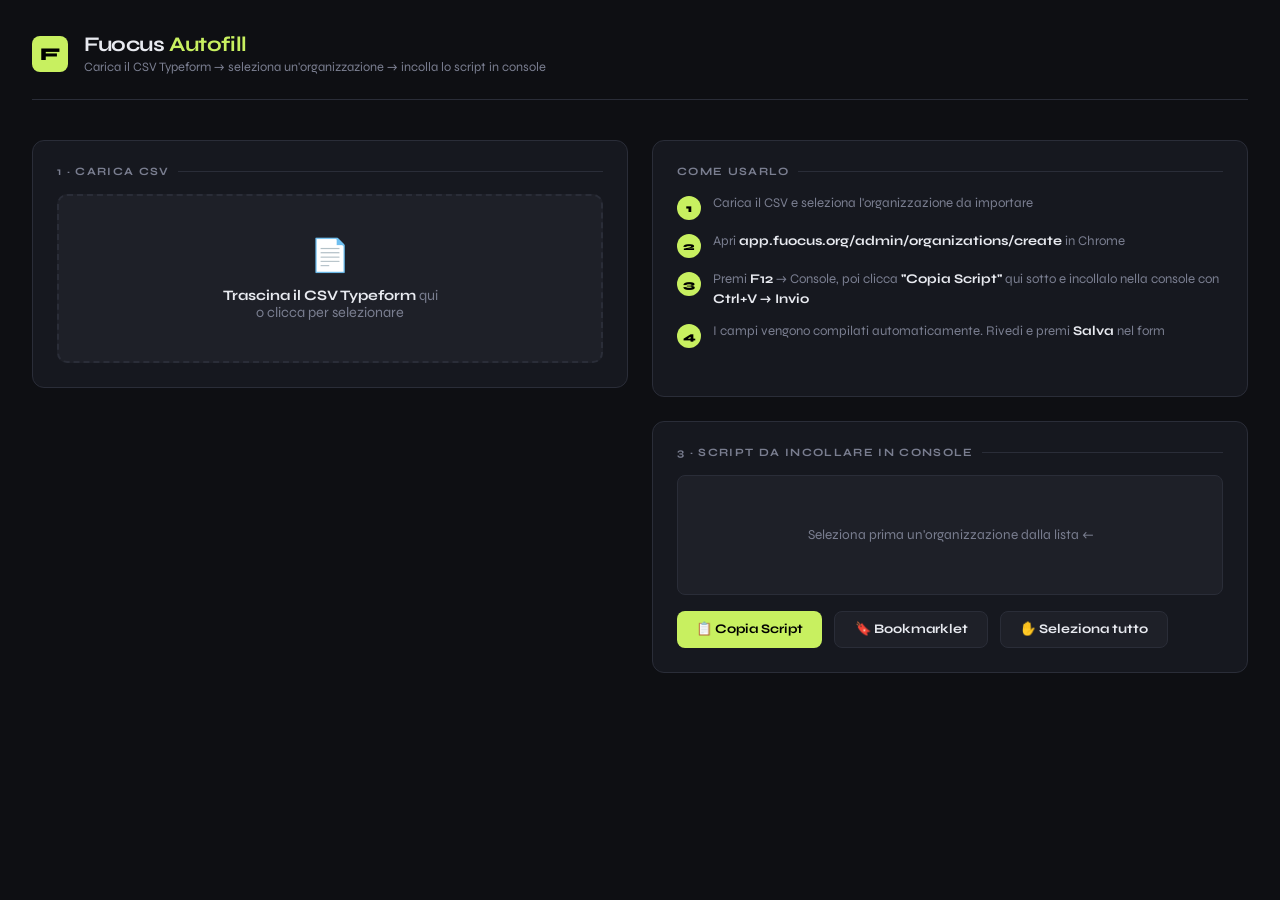
<file: fuocus-autofill.html>
<!DOCTYPE html>
<html lang="it">
<head>
<meta charset="UTF-8">
<meta name="viewport" content="width=device-width, initial-scale=1.0">
<title>Fuocus — Autofill Admin</title>
<style>
  @import url('https://fonts.googleapis.com/css2?family=Syne:wght@400;600;700;800&family=JetBrains+Mono:wght@400;500&display=swap');

  :root {
    --bg: #0e0f13;
    --surface: #16181f;
    --surface2: #1e2028;
    --border: #2a2d38;
    --accent: #c8f060;
    --accent2: #5ef0b0;
    --text: #e8eaf0;
    --muted: #7a7e90;
    --danger: #f05e6a;
  }

  * { box-sizing: border-box; margin: 0; padding: 0; }

  body {
    background: var(--bg);
    color: var(--text);
    font-family: 'Syne', sans-serif;
    min-height: 100vh;
    padding: 2rem;
  }

  header {
    display: flex;
    align-items: center;
    gap: 1rem;
    margin-bottom: 2.5rem;
    border-bottom: 1px solid var(--border);
    padding-bottom: 1.5rem;
  }

  .logo {
    width: 36px; height: 36px;
    background: var(--accent);
    border-radius: 8px;
    display: grid; place-items: center;
    font-size: 18px;
    color: #000;
    font-weight: 800;
  }

  h1 { font-size: 1.3rem; font-weight: 700; letter-spacing: -0.02em; }
  h1 span { color: var(--accent); }

  .subtitle { color: var(--muted); font-size: 0.8rem; margin-top: 2px; }

  .layout { display: grid; grid-template-columns: 1fr 1fr; gap: 1.5rem; }
  @media (max-width: 900px) { .layout { grid-template-columns: 1fr; } }

  .panel {
    background: var(--surface);
    border: 1px solid var(--border);
    border-radius: 12px;
    padding: 1.5rem;
  }

  .panel-title {
    font-size: 0.7rem;
    font-weight: 700;
    text-transform: uppercase;
    letter-spacing: 0.12em;
    color: var(--muted);
    margin-bottom: 1rem;
    display: flex;
    align-items: center;
    gap: 0.5rem;
  }

  .panel-title::after {
    content: '';
    flex: 1;
    height: 1px;
    background: var(--border);
  }

  .drop-zone {
    border: 2px dashed var(--border);
    border-radius: 10px;
    padding: 2.5rem 1.5rem;
    text-align: center;
    cursor: pointer;
    transition: all 0.2s;
    background: var(--surface2);
  }

  .drop-zone:hover, .drop-zone.drag-over {
    border-color: var(--accent);
    background: rgba(200, 240, 96, 0.04);
  }

  .drop-icon { font-size: 2rem; margin-bottom: 0.75rem; }
  .drop-label { font-size: 0.9rem; color: var(--muted); }
  .drop-label strong { color: var(--text); }

  #fileInput { display: none; }

  .org-list { display: flex; flex-direction: column; gap: 0.5rem; max-height: 400px; overflow-y: auto; }

  .org-item {
    background: var(--surface2);
    border: 1px solid var(--border);
    border-radius: 8px;
    padding: 0.75rem 1rem;
    cursor: pointer;
    transition: all 0.15s;
    position: relative;
  }

  .org-item:hover { border-color: var(--accent); background: rgba(200,240,96,0.04); }
  .org-item.selected { border-color: var(--accent); background: rgba(200,240,96,0.07); }

  .org-item .org-name { font-weight: 600; font-size: 0.9rem; }
  .org-item .org-meta { font-size: 0.75rem; color: var(--muted); margin-top: 2px; }

  .org-item .badge {
    position: absolute; right: 0.75rem; top: 50%;
    transform: translateY(-50%);
    background: var(--accent); color: #000;
    font-size: 0.6rem; font-weight: 800;
    padding: 2px 6px; border-radius: 99px;
    text-transform: uppercase; letter-spacing: 0.08em;
  }

  .script-box {
    background: var(--surface2);
    border: 1px solid var(--border);
    border-radius: 8px;
    padding: 1rem;
    font-family: 'JetBrains Mono', monospace;
    font-size: 0.72rem;
    color: #a0ffa0;
    max-height: 280px;
    overflow-y: auto;
    white-space: pre-wrap;
    word-break: break-all;
    line-height: 1.6;
  }

  .script-box.empty { color: var(--muted); font-family: 'Syne', sans-serif; font-size: 0.85rem; text-align: center; padding: 3rem 1rem; }

  .btn {
    display: inline-flex; align-items: center; gap: 0.4rem;
    padding: 0.6rem 1.2rem;
    border-radius: 8px;
    font-family: 'Syne', sans-serif;
    font-weight: 700;
    font-size: 0.82rem;
    cursor: pointer;
    border: none;
    transition: all 0.15s;
  }

  .btn-primary { background: var(--accent); color: #000; }
  .btn-primary:hover { background: #d8ff70; transform: translateY(-1px); }
  .btn-secondary { background: var(--surface2); color: var(--text); border: 1px solid var(--border); }
  .btn-secondary:hover { border-color: var(--accent2); color: var(--accent2); }

  .actions { display: flex; gap: 0.75rem; margin-top: 1rem; flex-wrap: wrap; }

  .mapping-table { width: 100%; border-collapse: collapse; font-size: 0.78rem; }
  .mapping-table th {
    text-align: left; color: var(--muted);
    padding: 0.4rem 0.5rem;
    border-bottom: 1px solid var(--border);
    font-weight: 600; font-size: 0.7rem; text-transform: uppercase;
  }
  .mapping-table td {
    padding: 0.45rem 0.5rem;
    border-bottom: 1px solid rgba(42,45,56,0.5);
    vertical-align: top;
  }
  .mapping-table tr:last-child td { border: none; }
  .field-name { color: var(--accent2); font-family: 'JetBrains Mono', monospace; }
  .field-val { color: var(--text); max-width: 220px; overflow: hidden; text-overflow: ellipsis; white-space: nowrap; }
  .field-val.empty { color: var(--muted); font-style: italic; }
  .mapping-wrap { max-height: 340px; overflow-y: auto; }

  .steps {
    display: flex; flex-direction: column; gap: 0.75rem;
    margin-bottom: 1.5rem;
  }
  .step {
    display: flex; gap: 0.75rem; align-items: flex-start;
  }
  .step-num {
    width: 24px; height: 24px; border-radius: 50%;
    background: var(--accent); color: #000;
    font-weight: 800; font-size: 0.72rem;
    display: grid; place-items: center; flex-shrink: 0;
    margin-top: 2px;
  }
  .step-text { font-size: 0.83rem; color: var(--muted); line-height: 1.5; }
  .step-text strong { color: var(--text); }

  .toast {
    position: fixed; bottom: 1.5rem; right: 1.5rem;
    background: var(--accent); color: #000;
    padding: 0.7rem 1.2rem;
    border-radius: 8px;
    font-weight: 700; font-size: 0.82rem;
    opacity: 0; transform: translateY(10px);
    transition: all 0.3s;
    pointer-events: none;
    z-index: 999;
  }
  .toast.show { opacity: 1; transform: translateY(0); }

  ::-webkit-scrollbar { width: 6px; height: 6px; }
  ::-webkit-scrollbar-track { background: transparent; }
  ::-webkit-scrollbar-thumb { background: var(--border); border-radius: 3px; }
</style>
</head>
<body>

<header>
  <div class="logo">F</div>
  <div>
    <h1>Fuocus <span>Autofill</span></h1>
    <div class="subtitle">Carica il CSV Typeform → seleziona un'organizzazione → incolla lo script in console</div>
  </div>
</header>

<div class="layout">
  <!-- LEFT: Upload + Org list -->
  <div style="display:flex;flex-direction:column;gap:1.5rem;">
    <div class="panel">
      <div class="panel-title">1 · Carica CSV</div>
      <div class="drop-zone" id="dropZone" onclick="document.getElementById('fileInput').click()">
        <div class="drop-icon">📄</div>
        <div class="drop-label"><strong>Trascina il CSV Typeform</strong> qui<br>o clicca per selezionare</div>
      </div>
      <input type="file" id="fileInput" accept=".csv">
    </div>

    <div class="panel" id="orgPanel" style="display:none">
      <div class="panel-title">2 · Seleziona organizzazione</div>
      <div class="org-list" id="orgList"></div>
    </div>
  </div>

  <!-- RIGHT: Preview + Script -->
  <div style="display:flex;flex-direction:column;gap:1.5rem;">
    <div class="panel">
      <div class="panel-title">Come usarlo</div>
      <div class="steps">
        <div class="step"><div class="step-num">1</div><div class="step-text">Carica il CSV e seleziona l'organizzazione da importare</div></div>
        <div class="step"><div class="step-num">2</div><div class="step-text">Apri <strong>app.fuocus.org/admin/organizations/create</strong> in Chrome</div></div>
        <div class="step"><div class="step-num">3</div><div class="step-text">Premi <strong>F12</strong> → Console, poi clicca <strong>"Copia Script"</strong> qui sotto e incollalo nella console con <strong>Ctrl+V → Invio</strong></div></div>
        <div class="step"><div class="step-num">4</div><div class="step-text">I campi vengono compilati automaticamente. Rivedi e premi <strong>Salva</strong> nel form</div></div>
      </div>
    </div>

    <div class="panel" id="mappingPanel" style="display:none">
      <div class="panel-title">Anteprima mappatura</div>
      <div class="mapping-wrap">
        <table class="mapping-table" id="mappingTable">
          <thead><tr><th>Campo Admin</th><th>Valore</th></tr></thead>
          <tbody id="mappingBody"></tbody>
        </table>
      </div>
    </div>

    <div class="panel">
      <div class="panel-title">3 · Script da incollare in Console</div>
      <div class="script-box" id="scriptBox" style="color:var(--muted);font-family:'Syne',sans-serif;font-size:0.85rem;text-align:center;padding:3rem 1rem;">Seleziona prima un'organizzazione dalla lista ←</div>
      <div class="actions">
        <button class="btn btn-primary" onclick="copyScript()">📋 Copia Script</button>
        <button class="btn btn-secondary" onclick="copyBookmarklet()">🔖 Bookmarklet</button>
        <button class="btn btn-secondary" onclick="selectAll()">✋ Seleziona tutto</button>
      </div>
      <div id="manualCopyHint" style="display:none;margin-top:0.75rem;">
        <textarea id="scriptTextarea" readonly
          style="width:100%;height:100px;background:#0e0f13;color:#a0ffa0;border:1px solid #2a2d38;border-radius:8px;padding:0.75rem;font-family:monospace;font-size:0.7rem;resize:vertical;"
          onclick="this.select()"></textarea>
        <div style="font-size:0.72rem;color:#7a7e90;margin-top:0.3rem;">↑ Clicca e premi <strong style="color:#e8eaf0">Ctrl+A</strong> → <strong style="color:#e8eaf0">Ctrl+C</strong></div>
      </div>
    </div>
  </div>
</div>

<div class="toast" id="toast"></div>

<script>
// ─── CSV Parser ────────────────────────────────────────────────────────────────
function parseCSV(text) {
  const lines = [];
  let cur = '', inQ = false, row = [];
  for (let i = 0; i < text.length; i++) {
    const c = text[i];
    if (c === '"') {
      if (inQ && text[i+1] === '"') { cur += '"'; i++; }
      else inQ = !inQ;
    } else if (c === ',' && !inQ) {
      row.push(cur); cur = '';
    } else if ((c === '\n' || c === '\r') && !inQ) {
      row.push(cur); cur = '';
      if (row.some(x => x)) lines.push(row);
      row = [];
      if (c === '\r' && text[i+1] === '\n') i++;
    } else {
      cur += c;
    }
  }
  if (cur || row.length) { row.push(cur); lines.push(row); }
  return lines;
}

let orgs = [];
let selectedOrg = null;
let currentScript = null; // store generated script here, never read from DOM

// ─── Mapping: CSV col → admin field ────────────────────────────────────────────
function mapRow(row) {
  const g = (col) => (row[col] || '').trim();

  // SDGs
  const sdgCols = {
    'Sconfiggere la poverta': 'SDG_1',
    'Sconfiggere la fame': 'SDG_2',
    'Salute e benessere': 'SDG_3',
    'Istruzione di qualita': 'SDG_4',
    'Parita di genere': 'SDG_5',
    'Acqua pulita e servizi igenico sanitari': 'SDG_6',
    'Energia pulita e accessibile': 'SDG_7',
    'Lavoro dignitoso e crescita economica': 'SDG_8',
    'Imprese: innovazione e infrastrutture': 'SDG_9',
    'Ridurre le diseguaglianze': 'SDG_10',
    'Citta e comunità sostenibili': 'SDG_11',
    'Lotta contro il cambiamento climatico': 'SDG_13',
    "Vita sott'acqua": 'SDG_14',
    'Vita sulla terra': 'SDG_15',
    'Pace, giustizia e istituzioni solide': 'SDG_16',
    'Partership per gli obiettivi': 'SDG_17',
  };

  const impactAreas = [];
  for (const [col, sdg] of Object.entries(sdgCols)) {
    const val = row[col] || '';
    if (val && val !== 'No' && val !== '0') impactAreas.push(sdg);
  }

  // Collaboration types
  const collabCols = [
    'Servizi eventi (no food)', 'Servizi food',
    'Servizi logistici (pulizia, allestimenti, etc.)', 'Produzione artistica',
    'Servizi pubblicita/marketing', 'Fornitura materie prime (no food)',
    'Fornitura food', 'Collaborazione per sviluppo progetti complessi',
    'Istruzione, Formazione', 'Consulenza', 'Ricerca',
    'Attività in ambito sanitario', 'Attività in ambito di prossimità sociale',
    'Attività in ambito migrazione', 'Marketing e comunicazione',
    'Servizi informatici',
  ];

  const collabs = [];
  for (const col of collabCols) {
    const val = row[col] || '';
    if (val && val !== '0') collabs.push(`${col}: ${val}`);
  }

  // Work environment
  const envCols = ['Ambiente collaborativo','Ambiente sfidante','Ambiente innovativo','Ambiente flessibile'];
  const envVals = envCols.filter(c => row[c] && row[c].trim());

  // Funding sources
  const fundingRaw = g('Quale è la fonte dei tuoi finanziamenti?');
  const fundingOther = g('Other'); // col 75

  return {
    'name':                   g('Chi siete? Che missione avete?').slice(0, 255),
    'legal_name':             g('Nome legale'),
    'description':            g('Obiettivo legale (oggetto sociale)'),
    'tax_id':                 g('Codice fiscale/PIVA'),
    'legal_form':             g('Tipo organizzazione'),
    'hq_address':             [g('Address'), g('Address line 2')].filter(Boolean).join(', '),
    'hq_location':            [g('City/Town'), g('State/Region/Province'), g('Zip/Post Code'), g('Country')].filter(Boolean).join(', '),
    'country_code':           g('Country'),
    'foundation_year':        g('Anno fondazione'),
    'website':                g('Sito web'),
    'employees_count':        g('Quanti dipendenti avete?') || '0',
    'operational_locations':  g('Sedi effettive'),
    'mission_short':          g("Quale è lo scopo dell'organizzazione, in breve? (max 200char)"),
    'mission_long_md':        g("Quale è lo scopo dell'organizzazione, in esteso? (max 2000char)"),
    'impact_metrics':         [
                                g('Come pensi che la vostra organizzazione impatti positivamente sul mondo, gli altri o la realtà che vi circonda?'),
                                g('Se disponibili, inserire delle metriche utilizzate per valutare l\'impatto positivo della vostra organizzazione')
                              ].filter(Boolean).join('\n\n---\n\n'),
    'impact_areas':           impactAreas.join(', '),
    'collaborations':         collabs.join('\n'),
    'other_organizations_reports': g('Descrivere brevemente collaborazioni più significative'),
    'work_environment':       envVals.join(', '),
    'work_flexibility':       g("Qual è il vostro approccio alla flessibilità lavorativa?"),
    'performance_evaluation': g('Valutate le performance? Se si come?'),
    'volunteer_requirements': g('Se accetti volontari, che competenze cercate? Che spirito vi aspettate da un volontario nella vostra realtà?'),
    'funding_sources':        [fundingRaw, fundingOther].filter(Boolean).join('; '),
  };
}

// ─── Generate the console script ───────────────────────────────────────────────
function generateScript(mapping) {
  const data = JSON.stringify(mapping, null, 2);
  return `
// ── Fuocus Autofill ──────────────────────────────────────────────
// Incolla questo script nella console su app.fuocus.org/admin/organizations/create
(function() {
  const data = ${data};

  function setLivewire(el, value) {
    const nativeInputValueSetter = Object.getOwnPropertyDescriptor(window.HTMLInputElement.prototype, 'value') ||
                                    Object.getOwnPropertyDescriptor(window.HTMLTextAreaElement.prototype, 'value');
    if (nativeInputValueSetter) {
      nativeInputValueSetter.set.call(el, value);
    } else {
      el.value = value;
    }
    el.dispatchEvent(new Event('input', { bubbles: true }));
    el.dispatchEvent(new Event('change', { bubbles: true }));
    el.dispatchEvent(new Event('blur', { bubbles: true }));
  }

  function fillField(wireModel, value) {
    if (!value) return;
    const sel = \`[wire\\\\:model="${wireModel}"], [wire\\\\:model\\\\.blur="${wireModel}"], [wire\\\\:model\\\\.live="${wireModel}"]\`;
    const el = document.querySelector(sel);
    if (el) {
      setLivewire(el, value);
      console.log('✅', wireModel, '=', value.slice ? value.slice(0,60) : value);
    } else {
      console.warn('⚠️  Campo non trovato:', wireModel);
    }
  }

  const fieldMap = {
    'data.name': data.name,
    'data.legal_name': data.legal_name,
    'data.description': data.description,
    'data.tax_id': data.tax_id,
    'data.foundation_year': data.foundation_year,
    'data.website': data.website,
    'data.hq_address': data.hq_address,
    'data.hq_location': data.hq_location,
    'data.employees_count': data.employees_count,
    'data.operational_locations': data.operational_locations,
    'data.mission_short': data.mission_short,
    'data.mission_long_md': data.mission_long_md,
    'data.impact_metrics': data.impact_metrics,
    'data.work_flexibility': data.work_flexibility,
    'data.performance_evaluation': data.performance_evaluation,
    'data.volunteer_requirements': data.volunteer_requirements,
    'data.other_organizations_reports': data.other_organizations_reports,
    'data.funding_sources': data.funding_sources,
  };

  for (const [field, value] of Object.entries(fieldMap)) {
    fillField(field, value);
  }

  // Campi speciali (select, multi-select) — da compilare manualmente se necessario
  console.log('\\n⚠️  Campi da completare manualmente (select/multi):');
  console.log('  legal_form:', data.legal_form);
  console.log('  country_code:', data.country_code);
  console.log('  impact_areas:', data.impact_areas);
  console.log('  collaborations:', data.collaborations);
  console.log('  work_environment:', data.work_environment);
  console.log('\\n✅ Autofill completato! Controlla i campi e salva.');
})();`.trim();
}

// ─── UI ────────────────────────────────────────────────────────────────────────
function renderOrgs() {
  const list = document.getElementById('orgList');
  list.innerHTML = '';
  orgs.forEach((org, i) => {
    const el = document.createElement('div');
    el.className = 'org-item' + (selectedOrg === i ? ' selected' : '');
    el.innerHTML = `
      <div class="org-name">${org.row['Nome legale'] || org.row["Chi siete? Che missione avete?"]?.slice(0,50) || 'Organizzazione ' + (i+1)}</div>
      <div class="org-meta">${org.row['City/Town'] || ''} · ${org.row['Tipo organizzazione'] || ''}</div>
      ${selectedOrg === i ? '<div class="badge">Selezionata</div>' : ''}
    `;
    el.onclick = () => selectOrg(i);
    list.appendChild(el);
  });
}

function selectOrg(i) {
  selectedOrg = i;
  const mapping = mapRow(orgs[i].row);
  
  // Render mapping table
  const tbody = document.getElementById('mappingBody');
  tbody.innerHTML = '';
  for (const [k, v] of Object.entries(mapping)) {
    const tr = document.createElement('tr');
    const display = v ? v.slice(0, 80) + (v.length > 80 ? '…' : '') : '';
    tr.innerHTML = `<td class="field-name">${k}</td><td class="field-val ${v ? '' : 'empty'}">${display || '(vuoto)'}</td>`;
    tbody.appendChild(tr);
  }
  document.getElementById('mappingPanel').style.display = '';

  // Generate script
  const script = generateScript(mapping);
  currentScript = script;
  document.getElementById('scriptBox').textContent = script;
  document.getElementById('scriptBox').style = '';
  // Populate textarea fallback too
  const ta = document.getElementById('scriptTextarea');
  if (ta) ta.value = script;

  renderOrgs();
}

function selectAll() {
  if (!currentScript) return toast('⚠️ Seleziona prima un\'org dalla lista');
  const ta = document.getElementById('scriptTextarea');
  const hint = document.getElementById('manualCopyHint');
  hint.style.display = '';
  ta.focus(); ta.select();
  toast('✋ Ora premi Ctrl+C per copiare');
}

function copyToClipboard(text, successMsg) {
  // Try modern clipboard API first
  if (navigator.clipboard && navigator.clipboard.writeText) {
    navigator.clipboard.writeText(text)
      .then(() => toast(successMsg))
      .catch(() => fallbackCopy(text, successMsg));
  } else {
    fallbackCopy(text, successMsg);
  }
}

function fallbackCopy(text, successMsg) {
  // Show the manual textarea
  const ta = document.getElementById('scriptTextarea');
  const hint = document.getElementById('manualCopyHint');
  if (ta) { ta.value = text; hint.style.display = ''; }

  // Also try execCommand
  const temp = document.createElement('textarea');
  temp.value = text;
  temp.style.cssText = 'position:fixed;top:0;left:0;width:2em;height:2em;padding:0;border:none;outline:none;background:transparent;';
  document.body.appendChild(temp);
  temp.focus(); temp.select();
  try {
    const ok = document.execCommand('copy');
    toast(ok ? successMsg : '✋ Usa la casella in basso: Ctrl+A → Ctrl+C');
  } catch(e) {
    toast('✋ Usa la casella in basso: Ctrl+A → Ctrl+C');
  }
  document.body.removeChild(temp);
  if (ta) { ta.focus(); ta.select(); }
}

function copyScript() {
  if (!currentScript) return toast('⚠️ Seleziona prima un\'org dalla lista');
  copyToClipboard(currentScript, '✅ Script copiato! Incollalo nella console (F12)');
}

function copyBookmarklet() {
  if (!currentScript) return toast('⚠️ Seleziona prima un\'org dalla lista');
  const bm = 'javascript:' + encodeURIComponent('(function(){' + currentScript + '})()');
  copyToClipboard(bm, '🔖 Bookmarklet copiato!');
}

function toast(msg) {
  const el = document.getElementById('toast');
  el.textContent = msg;
  el.classList.add('show');
  setTimeout(() => el.classList.remove('show'), 2800);
}

// ─── File handling ─────────────────────────────────────────────────────────────
function processFile(file) {
  const reader = new FileReader();
  reader.onload = (e) => {
    const lines = parseCSV(e.target.result);
    if (lines.length < 2) return toast('❌ CSV vuoto o non valido');
    const headers = lines[0];
    orgs = lines.slice(1).map(cols => {
      const row = {};
      headers.forEach((h, i) => { row[h] = cols[i] || ''; });
      return { row };
    }).filter(o => o.row['Nome legale'] || o.row["Chi siete? Che missione avete?"]);
    
    document.getElementById('orgPanel').style.display = '';
    selectedOrg = null;
    renderOrgs();
    toast(`✅ ${orgs.length} organizzazioni caricate`);
  };
  reader.readAsText(file, 'utf-8');
}

document.getElementById('fileInput').onchange = (e) => {
  if (e.target.files[0]) processFile(e.target.files[0]);
};

const dz = document.getElementById('dropZone');
dz.ondragover = (e) => { e.preventDefault(); dz.classList.add('drag-over'); };
dz.ondragleave = () => dz.classList.remove('drag-over');
dz.ondrop = (e) => {
  e.preventDefault(); dz.classList.remove('drag-over');
  if (e.dataTransfer.files[0]) processFile(e.dataTransfer.files[0]);
};
</script>
</body>
</html>
</file>
